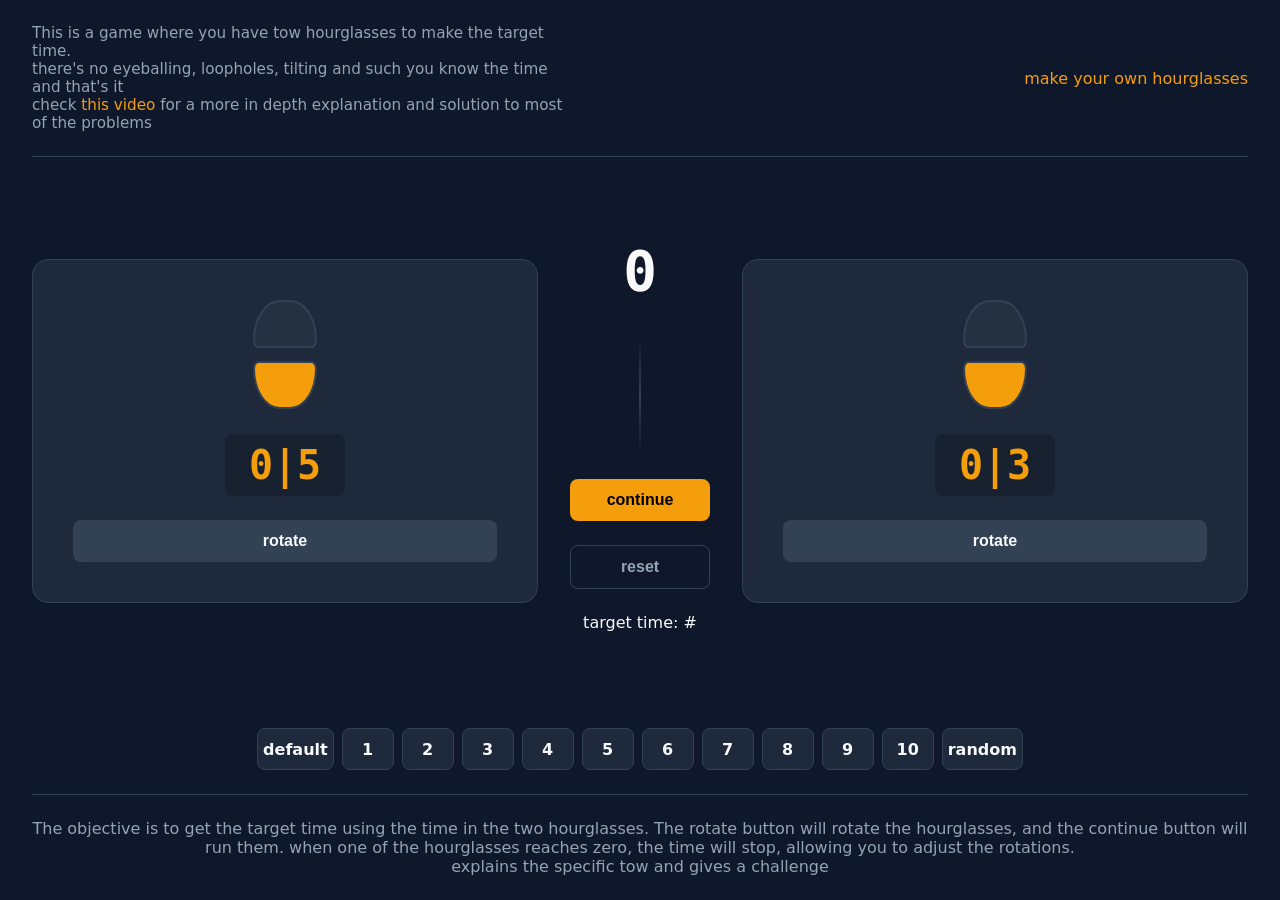
<file: index.html>
<!doctype html>
<html lang="en">
  <head>
    <meta charset="UTF-8" />
    <meta name="viewport" content="width=device-width, initial-scale=1.0" />
    <title>Tow Hourglass Problem</title>
    <link rel="shortcut icon" href="hourglass.png" type="image/x-icon" />
    <link rel="stylesheet" href="style.css" />
  </head>
  <body>
    <header>
      <span class="explanation">
        This is a game where you have tow hourglasses to make the target time.
        <br />
        there's no eyeballing, loopholes, tilting and such you know the time and
        that's it <br />
        check
        <a href="https://youtu.be/mPxUMwmG_wU?si=H3JGbMHpTj1lqxwe"
          >this video</a
        >
        for a more in depth explanation and solution to most of the problems
      </span>
      <span>
        <a href="./creative">make your own hourglasses</a>
      </span>
    </header>

    <div class="center" id="main-body">
      <div class="content-container center" id="left-content">
        <div class="center hourglass-container">
          <div class="hourglass" id="left-hourglass">
            <div class="top-bulb"><div class="sand"></div></div>
            <div class="stream"></div>
            <div class="bottom-bulb"><div class="sand"></div></div>
          </div>
        </div>

        <div class="time-display" id="left-display">time</div>

        <button class="rotator" id="rotate-left" type="button">rotate</button>
      </div>

      <div class="center separator">
        <div class="time-display" id="recorded-time">0</div>
        <div class="separation"></div>
        <button type="button" id="continue">continue</button>
        <button type="button" id="skip" hidden>skip</button>
        <button type="button" id="reset">reset</button>
        <span>target time: <span id="target-time">#</span></span>
      </div>

      <div class="content-container center" id="right-content">
        <div class="center hourglass-container">
          <div class="hourglass" id="right-hourglass">
            <div class="top-bulb"><div class="sand"></div></div>
            <div class="stream"></div>
            <div class="bottom-bulb"><div class="sand"></div></div>
          </div>
        </div>

        <div class="time-display" id="right-display">time</div>

        <button class="rotator" id="rotate-right" type="button">rotate</button>
      </div>
    </div>

    <div class="level-selector">
      <a href="#default">default</a>
      <a href="#1">1</a>
      <a href="#2">2</a>
      <a href="#3">3</a>
      <a href="#4">4</a>
      <a href="#5">5</a>
      <a href="#6">6</a>
      <a href="#7">7</a>
      <a href="#8">8</a>
      <a href="#9">9</a>
      <a href="#10">10</a>
      <a href="#random">random</a>
    </div>

    <div class="bottom-explanation">
      The objective is to get the target time using the time in the two
      hourglasses. The rotate button will rotate the hourglasses, and the
      continue button will run them. when one of the hourglasses reaches zero,
      the time will stop, allowing you to adjust the rotations.
      <br />
      <span>explains the specific tow and gives a challenge</span>
    </div>

    <script type="module" src="app.js"></script>
  </body>
</html>
</file>
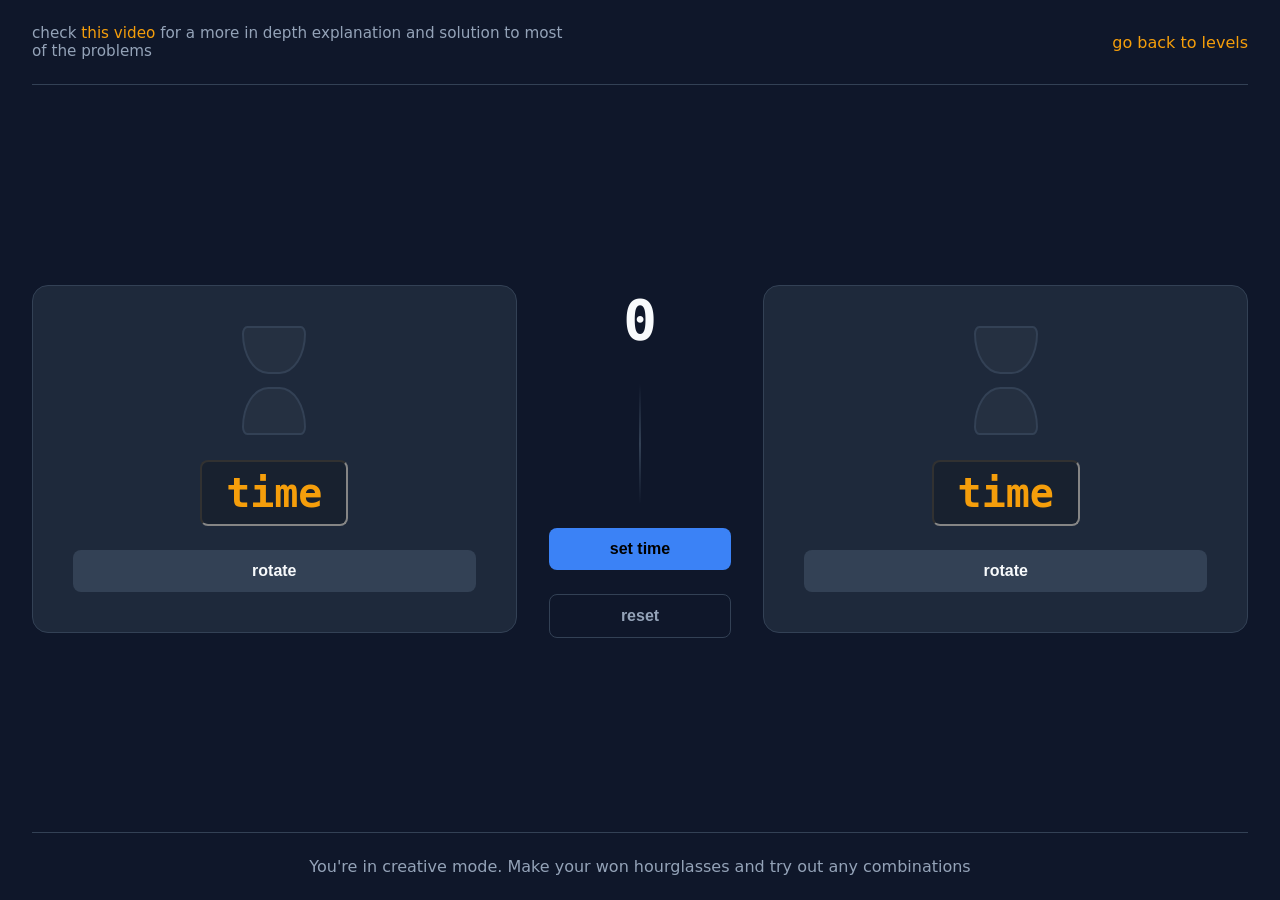
<file: creative/index.html>
<!doctype html>
<html lang="en">
  <head>
    <meta charset="UTF-8" />
    <meta name="viewport" content="width=device-width, initial-scale=1.0" />
    <title>creative mode : tow hg pb</title>
    <link rel="stylesheet" href="style.css" />
    <link rel="shortcut icon" href="/hourglass.png" type="image/x-icon" />
  </head>
  <body>
    <header>
      <span class="explanation">
        check
        <a href="https://youtu.be/mPxUMwmG_wU?si=H3JGbMHpTj1lqxwe"
          >this video</a
        >
        for a more in depth explanation and solution to most of the problems
      </span>
      <span>
        <a href="/#default">go back to levels</a>
      </span>
    </header>

    <div class="center" id="main-body">
      <div class="content-container center" id="left-content">
        <div class="center hourglass-container">
          <div class="hourglass" id="left-hourglass">
            <div class="top-bulb"><div class="sand"></div></div>
            <div class="stream"></div>
            <div class="bottom-bulb"><div class="sand"></div></div>
          </div>
        </div>

        <input
          type="text"
          placeholder="time"
          value="time"
          class="time-display"
          id="left-input"
        />
        <div class="time-display" id="left-display" hidden>time</div>

        <button class="rotator" id="rotate-left" type="button" disabled>
          rotate
        </button>
      </div>

      <div class="center separator">
        <div class="time-display" id="recorded-time">0</div>
        <div class="separation"></div>
        <button type="button" id="set-time">set time</button>
        <button type="button" id="continue" hidden>continue</button>
        <button type="button" id="skip" hidden>skip</button>
        <button type="button" id="reset" disabled>reset</button>
      </div>

      <div class="content-container center" id="right-content">
        <div class="center hourglass-container">
          <div class="hourglass" id="right-hourglass">
            <div class="top-bulb"><div class="sand"></div></div>
            <div class="stream"></div>
            <div class="bottom-bulb"><div class="sand"></div></div>
          </div>
        </div>

        <input
          type="text"
          placeholder="time"
          value="time"
          class="time-display"
          id="right-input"
        />
        <div class="time-display" id="right-display" hidden>time</div>

        <button class="rotator" id="rotate-right" type="button" disabled>
          rotate
        </button>
      </div>
    </div>

    <div class="bottom-explanation">
      <span
        >You're in creative mode. Make your won hourglasses and try out any
        combinations</span
      >
    </div>

    <script type="module" src="creative.js"></script>
  </body>
</html>
</file>
<file: style.css>
/*!!! the following code is generated by Google Gemini !!!*/
/*** I did some initial styles (see first commit) but most are from gemini ***/

:root {
  --bg-color: #0f172a;
  --card-bg: #1e293b;
  --border-color: #334155;
  --text-main: #f8fafc;
  --text-muted: #94a3b8;
  --accent-color: #f59e0b;
  --accent-glow: rgba(245, 158, 11, 0.2);
}

html {
  color-scheme: dark;
  font-family:
    system-ui,
    -apple-system,
    sans-serif;
  background-color: var(--bg-color);
  color: var(--text-main);
}

body {
  display: flex;
  flex-direction: column;
  min-height: 100vh;
  margin: 0;
  padding: 0 2rem;
  box-sizing: border-box;
}

.center {
  display: flex;
  align-items: center;
  justify-content: center;
}

header {
  display: flex;
  flex-direction: row;
  justify-content: space-between;
  align-items: center;
  padding: 1.5rem 0;
  border-bottom: 1px solid var(--border-color);
}

.explanation {
  width: 45%;
  color: var(--text-muted);
  font-size: 0.95rem;
}

header a {
  color: var(--accent-color);
  text-decoration: none;
  font-weight: 500;
}

#main-body {
  display: flex;
  flex-direction: row;
  flex: 1;
  gap: 2rem;
  padding: 2rem 0;
}

.content-container {
  flex-direction: column;
  gap: 1.5rem;
  background-color: var(--card-bg);
  padding: 2.5rem;
  border-radius: 16px;
  border: 1px solid var(--border-color);
  flex: 1;
}

.separator {
  gap: 1.5rem;
  flex-direction: column;
  min-width: 140px;
}

.separation {
  width: 2px;
  height: 120px;
  background: linear-gradient(
    to bottom,
    transparent,
    var(--border-color),
    transparent
  );
}

.time-display {
  font-size: 2.5rem;
  font-weight: 700;
  font-family: monospace;
  color: var(--accent-color);
  background: rgba(0, 0, 0, 0.2);
  padding: 0.5rem 1.5rem;
  border-radius: 8px;
}

#recorded-time {
  font-size: 3.5rem;
  color: var(--text-main);
  background: transparent;
}

button {
  background-color: #334155;
  color: var(--text-main);
  border: none;
  padding: 0.75rem 1.5rem;
  font-size: 1rem;
  font-weight: 600;
  border-radius: 8px;
  cursor: pointer;
  width: 100%;
  transition: background-color 0.2s;
}

button:hover {
  background-color: #475569;
}
#continue {
  background-color: var(--accent-color);
  color: #000;
}
#continue:hover {
  background-color: #fbbf24;
}
#reset {
  background-color: transparent;
  border: 1px solid var(--border-color);
  color: var(--text-muted);
}
#reset:hover {
  color: #ef4444;
  background: rgba(239, 68, 68, 0.1);
}

/* LEVEL SELECTOR */
.level-selector {
  display: flex;
  justify-content: center;
  gap: 0.5rem;
  padding: 1.5rem 0;
  flex-wrap: wrap;
}

.level-selector a {
  display: inline-flex;
  align-items: center;
  justify-content: center;
  min-width: 40px;
  height: 40px;
  background-color: var(--card-bg);
  border: 1px solid var(--border-color);
  color: var(--text-main);
  text-decoration: none;
  border-radius: 8px;
  font-weight: 600;
  transition: all 0.2s;
  padding: 0 5px;
}

.level-selector a:hover {
  border-color: var(--accent-color);
  color: var(--accent-color);
  transform: translateY(-2px);
}

.bottom-explanation {
  padding: 1.5rem 0;
  text-align: center;
  color: var(--text-muted);
  border-top: 1px solid var(--border-color);
}

/* ADVANCED ANIMATED HOURGLASS ARCHITECTURE */
.hourglass {
  position: relative;
  width: 70px;
  height: 110px;
  display: flex;
  flex-direction: column;
  align-items: center;
  justify-content: space-between;
  transition: transform 0.6s cubic-bezier(0.4, 0, 0.2, 1);
}

.hourglass.rotate {
  transform: rotate(180deg);
}

.top-bulb,
.bottom-bulb {
  position: relative;
  width: 60px;
  height: 48px;
  background-color: rgba(255, 255, 255, 0.03);
  border: 2px solid var(--border-color);
  overflow: hidden;
}

.top-bulb {
  border-radius: 50% 50% 10% 10% / 100% 100% 20% 20%;
}

.bottom-bulb {
  border-radius: 10% 10% 50% 50% / 20% 20% 100% 100%;
}

/* Sand Pool Layout Mechanics */
.hourglass .sand {
  position: absolute;
  left: 0;
  width: 100%;
  background-color: var(--accent-color);
  box-shadow: 0 0 8px var(--accent-glow);
  transition: height 0.4s linear;
}

/* Default state: sand empty and at the bottom boundary */
.top-bulb .sand,
.bottom-bulb .sand {
  bottom: 0;
  top: auto;
  height: 0%;
}

/* --- Fixed Static Running Profiles --- */

/* Normal running orientation (Not rotated) */
.hourglass:not(.rotate).running .top-bulb .sand {
  bottom: 0;
  top: auto;
  height: 50%;
}
.hourglass:not(.rotate).running .bottom-bulb .sand {
  bottom: 0;
  top: auto;
  height: 35%;
}

/* Rotated running orientation (Flipped 180 degrees) */
.hourglass.rotate.running .top-bulb .sand {
  bottom: auto;
  top: 0; /* Anchors the sand to the visual lower half of the flipped bulb */
  height: 35%;
}
.hourglass.rotate.running .bottom-bulb .sand {
  bottom: auto;
  top: 0; /* Anchors the sand to the visual lower half of the flipped bulb */
  height: 50%;
}

/* --- Seamless Connecting Stream Column --- */
.stream {
  width: 4px;
  height: 18px; /* Fixed height matching the physical gap */
  margin: -2px 0;
  background-color: transparent;
  position: relative; /* Allows the pseudo-element child to position relative to it */
  z-index: 2;
}

/* Base stream activation when running */
.hourglass.running .stream {
  background-color: var(--accent-color);
  box-shadow: 0 0 4px var(--accent-glow);
}

/* The Extension: Pierces into the bottom bulb pool */
.hourglass.running .stream::after {
  content: "";
  position: absolute;
  left: 0;
  width: 100%;
  background-color: var(--accent-color);
  box-shadow: 0 4px 6px var(--accent-glow);
  transition: all 0.2s ease;
}

/* Default Orientation (Not Rotated): Extend downwards into the bottom-bulb */
.hourglass:not(.rotate).running .stream::after {
  top: 100%;
  bottom: auto;
  height: 30px; /* Adjust this value to control how deep it digs into the pool */
}

/* Rotated Orientation: Extend upwards relative to the DOM (which is visually downwards) */
.hourglass.rotate.running .stream::after {
  bottom: 100%;
  top: auto;
  height: 30px; /* Adjust this value to control how deep it digs into the pool */
}

/* --- Fix for Full Capacity Paused States --- */

/* Normal orientation behavior */
.hourglass:not(.rotate).sand-above .top-bulb .sand {
  height: 100%;
  bottom: 0;
  top: auto;
}
.hourglass:not(.rotate).sand-below .bottom-bulb .sand {
  height: 100%;
  bottom: 0;
  top: auto;
}

/* Upside-down orientation behavior (.rotate is active) */
.hourglass.rotate.sand-above .bottom-bulb .sand {
  height: 100%;
  bottom: auto;
  top: 0;
}
.hourglass.rotate.sand-above .top-bulb .sand {
  height: 0%;
}

.hourglass.rotate.sand-below .top-bulb .sand {
  height: 100%;
  bottom: auto;
  top: 0;
}
.hourglass.rotate.sand-below .bottom-bulb .sand {
  height: 0%;
}
</file>
<file: creative/style.css>
/*!!! the following code is generated by Google Gemini !!!*/
/*** I did some initial styles (see first commit) but most are from gemini ***/

:root {
  --bg-color: #0f172a;
  --card-bg: #1e293b;
  --border-color: #334155;
  --text-main: #f8fafc;
  --text-muted: #94a3b8;
  --accent-color: #f59e0b;
  --accent-glow: rgba(245, 158, 11, 0.2);
}

html {
  color-scheme: dark;
  font-family:
    system-ui,
    -apple-system,
    sans-serif;
  background-color: var(--bg-color);
  color: var(--text-main);
}

body {
  display: flex;
  flex-direction: column;
  min-height: 100vh;
  margin: 0;
  padding: 0 2rem;
  box-sizing: border-box;
}

.center {
  display: flex;
  align-items: center;
  justify-content: center;
}

header {
  display: flex;
  flex-direction: row;
  justify-content: space-between;
  align-items: center;
  padding: 1.5rem 0;
  border-bottom: 1px solid var(--border-color);
}

.explanation {
  width: 45%;
  color: var(--text-muted);
  font-size: 0.95rem;
}

header a {
  color: var(--accent-color);
  text-decoration: none;
  font-weight: 500;
}

#main-body {
  display: flex;
  flex-direction: row;
  flex: 1;
  gap: 2rem;
  padding: 2rem 0;
}

.content-container {
  flex-direction: column;
  gap: 1.5rem;
  background-color: var(--card-bg);
  padding: 2.5rem;
  border-radius: 16px;
  border: 1px solid var(--border-color);
  flex: 1;
}

.separator {
  gap: 1.5rem;
  flex-direction: column;
  min-width: 140px;
}

.separation {
  width: 2px;
  height: 120px;
  background: linear-gradient(
    to bottom,
    transparent,
    var(--border-color),
    transparent
  );
}

.time-display {
  font-size: 2.5rem;
  font-weight: 700;
  font-family: monospace;
  color: var(--accent-color);
  background: rgba(0, 0, 0, 0.2);
  padding: 0.5rem 1.5rem;
  border-radius: 8px;
  width: 4ch;
  text-align: center;
}

#recorded-time {
  font-size: 3.5rem;
  color: var(--text-main);
  background: transparent;
}

button {
  background-color: #334155;
  color: var(--text-main);
  border: none;
  padding: 0.75rem 1.5rem;
  font-size: 1rem;
  font-weight: 600;
  border-radius: 8px;
  cursor: pointer;
  width: 100%;
  transition: background-color 0.2s;
}

button:hover {
  background-color: #475569;
}
#set-time {
  background-color: #3b82f6;
  color: #000;
}
#set-time:hover {
  background-color: #2432fb;
}
#continue {
  background-color: var(--accent-color);
  color: #000;
}
#continue:hover {
  background-color: #fbbf24;
}
#reset {
  background-color: transparent;
  border: 1px solid var(--border-color);
  color: var(--text-muted);
}
#reset:hover {
  color: #ef4444;
  background: rgba(239, 68, 68, 0.1);
}

/* LEVEL SELECTOR */
.level-selector {
  display: flex;
  justify-content: center;
  gap: 0.5rem;
  padding: 1.5rem 0;
  flex-wrap: wrap;
}

.level-selector a {
  display: inline-flex;
  align-items: center;
  justify-content: center;
  min-width: 40px;
  height: 40px;
  background-color: var(--card-bg);
  border: 1px solid var(--border-color);
  color: var(--text-main);
  text-decoration: none;
  border-radius: 8px;
  font-weight: 600;
  transition: all 0.2s;
  padding: 0 5px;
}

.level-selector a:hover {
  border-color: var(--accent-color);
  color: var(--accent-color);
  transform: translateY(-2px);
}

.bottom-explanation {
  padding: 1.5rem 0;
  text-align: center;
  color: var(--text-muted);
  border-top: 1px solid var(--border-color);
}

/* ADVANCED ANIMATED HOURGLASS ARCHITECTURE */
.hourglass {
  position: relative;
  width: 70px;
  height: 110px;
  display: flex;
  flex-direction: column;
  align-items: center;
  justify-content: space-between;
  transition: transform 0.6s cubic-bezier(0.4, 0, 0.2, 1);
}

.hourglass.rotate {
  transform: rotate(180deg);
}

.top-bulb,
.bottom-bulb {
  position: relative;
  width: 60px;
  height: 48px;
  background-color: rgba(255, 255, 255, 0.03);
  border: 2px solid var(--border-color);
  overflow: hidden;
}

.top-bulb {
  border-radius: 10% 10% 50% 50% / 20% 20% 100% 100%;
}
/* I adjusted these to look like a normal hourglass */
.bottom-bulb {
  border-radius: 50% 50% 10% 10% / 100% 100% 20% 20%;
}

/* Sand Pool Layout Mechanics */
.hourglass .sand {
  position: absolute;
  left: 0;
  width: 100%;
  background-color: var(--accent-color);
  box-shadow: 0 0 8px var(--accent-glow);
  transition: height 0.4s linear;
}

/* Default state: sand empty and at the bottom boundary */
.top-bulb .sand,
.bottom-bulb .sand {
  bottom: 0;
  top: auto;
  height: 0%;
}

/* --- Fixed Static Running Profiles --- */

/* Normal running orientation (Not rotated) */
.hourglass:not(.rotate).running .top-bulb .sand {
  bottom: 0;
  top: auto;
  height: 50%;
}
.hourglass:not(.rotate).running .bottom-bulb .sand {
  bottom: 0;
  top: auto;
  height: 35%;
}

/* Rotated running orientation (Flipped 180 degrees) */
.hourglass.rotate.running .top-bulb .sand {
  bottom: auto;
  top: 0; /* Anchors the sand to the visual lower half of the flipped bulb */
  height: 35%;
}
.hourglass.rotate.running .bottom-bulb .sand {
  bottom: auto;
  top: 0; /* Anchors the sand to the visual lower half of the flipped bulb */
  height: 50%;
}

/* --- Seamless Connecting Stream Column --- */
.stream {
  width: 4px;
  height: 18px; /* Fixed height matching the physical gap */
  margin: -2px 0;
  background-color: transparent;
  position: relative; /* Allows the pseudo-element child to position relative to it */
  z-index: 2;
}

/* Base stream activation when running */
.hourglass.running .stream {
  background-color: var(--accent-color);
  box-shadow: 0 0 4px var(--accent-glow);
}

/* The Extension: Pierces into the bottom bulb pool */
.hourglass.running .stream::after {
  content: "";
  position: absolute;
  left: 0;
  width: 100%;
  background-color: var(--accent-color);
  box-shadow: 0 4px 6px var(--accent-glow);
  transition: all 0.2s ease;
}

/* Default Orientation (Not Rotated): Extend downwards into the bottom-bulb */
.hourglass:not(.rotate).running .stream::after {
  top: 100%;
  bottom: auto;
  height: 30px; /* Adjust this value to control how deep it digs into the pool */
}

/* Rotated Orientation: Extend upwards relative to the DOM (which is visually downwards) */
.hourglass.rotate.running .stream::after {
  bottom: 100%;
  top: auto;
  height: 30px; /* Adjust this value to control how deep it digs into the pool */
}

/* --- Fix for Full Capacity Paused States --- */

/* Normal orientation behavior */
.hourglass:not(.rotate).sand-above .top-bulb .sand {
  height: 100%;
  bottom: 0;
  top: auto;
}
.hourglass:not(.rotate).sand-below .bottom-bulb .sand {
  height: 100%;
  bottom: 0;
  top: auto;
}

/* Upside-down orientation behavior (.rotate is active) */
.hourglass.rotate.sand-above .bottom-bulb .sand {
  height: 100%;
  bottom: auto;
  top: 0;
}
.hourglass.rotate.sand-above .top-bulb .sand {
  height: 0%;
}

.hourglass.rotate.sand-below .top-bulb .sand {
  height: 100%;
  bottom: auto;
  top: 0;
}
.hourglass.rotate.sand-below .bottom-bulb .sand {
  height: 0%;
}
</file>
